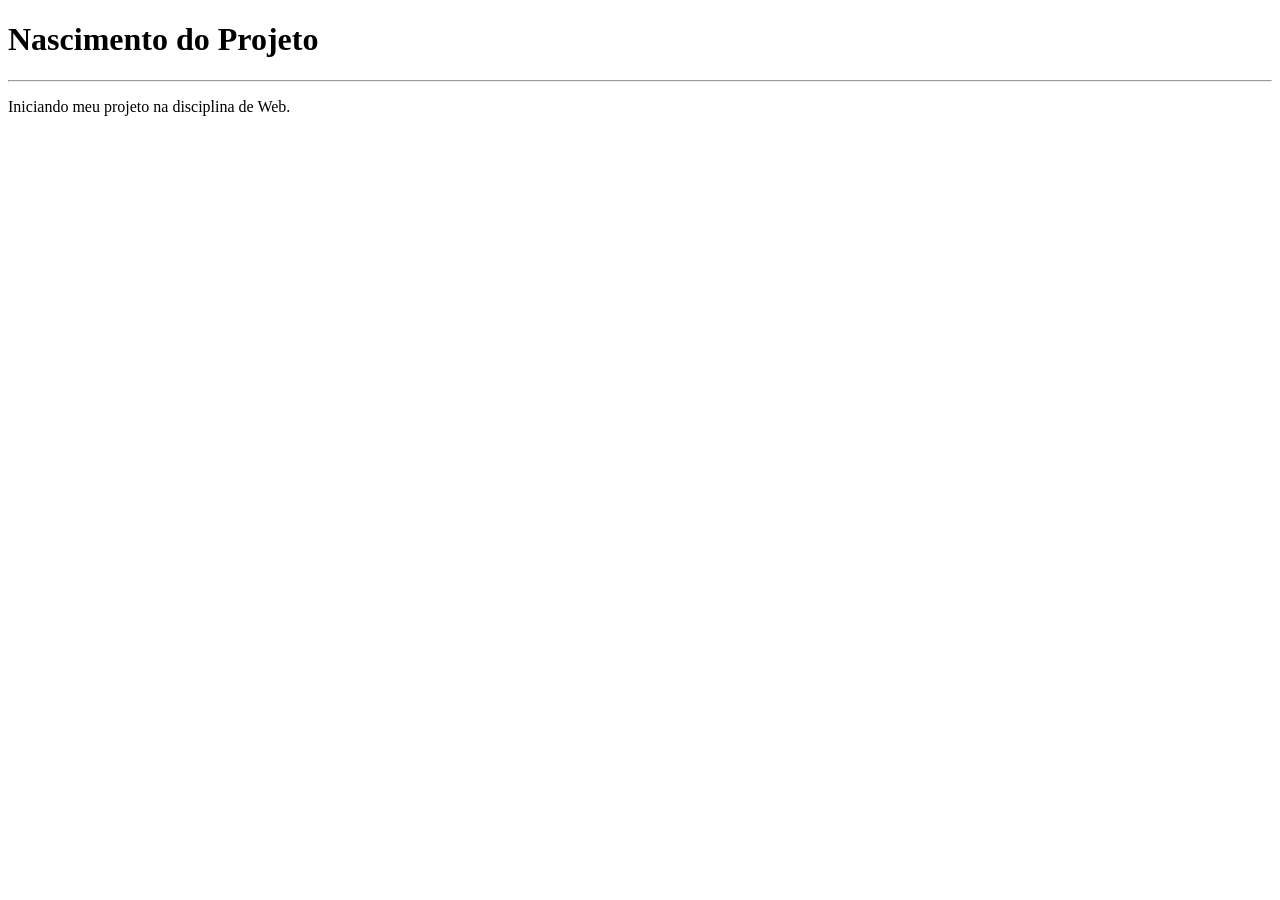
<file: index.html>
<!DOCTYPE html>
<html lang="pt-br">
<head>
    <meta charset="UTF-8">
    <meta name="viewport" content="width=device-width, initial-scale=1.0">
    <title>Nascimento do projeto</title>
</head>
<body>
    <h1>Nascimento do Projeto</h1>
    <hr>

    <p>Iniciando meu projeto na disciplina de Web.</p>

</body>
</html>
</file>
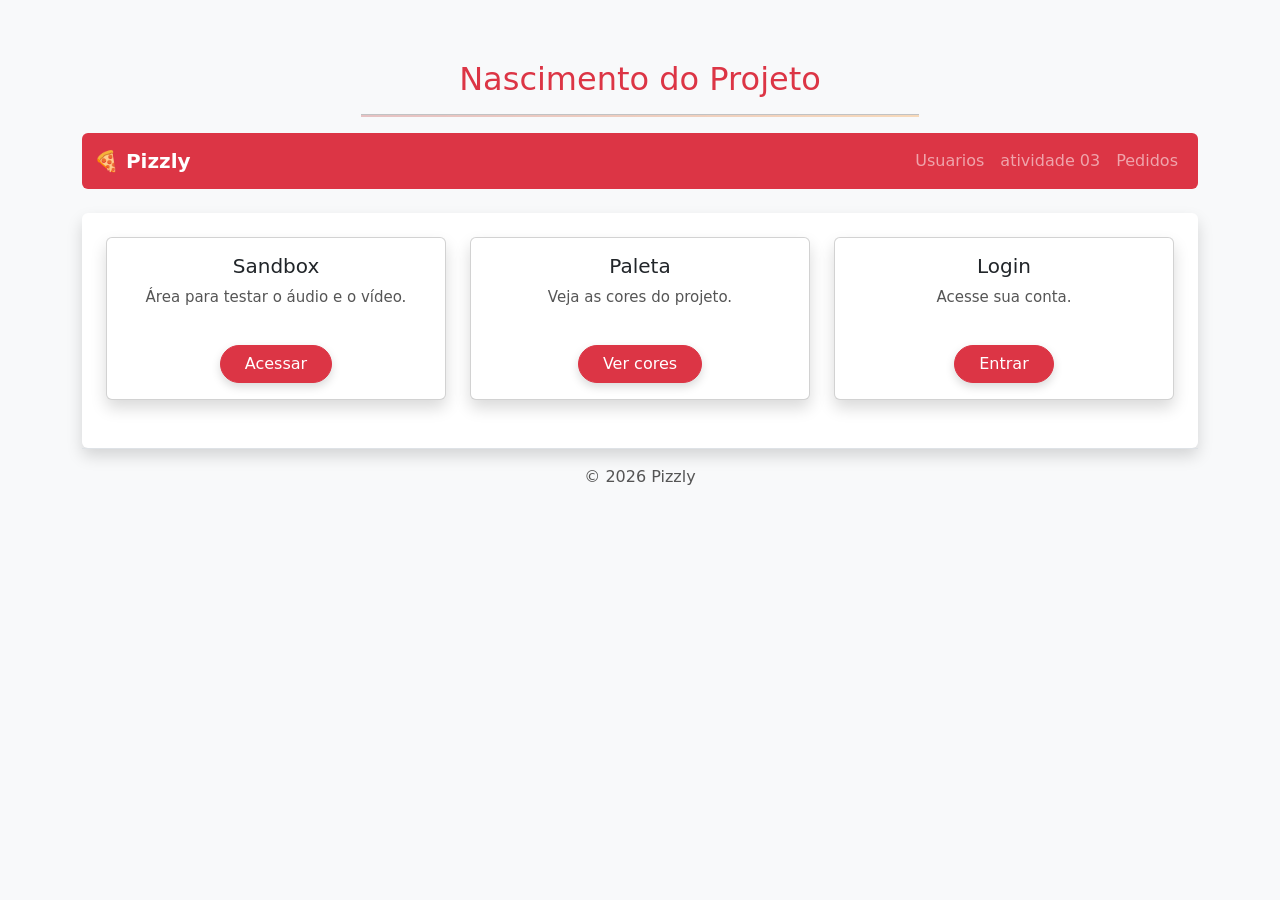
<file: infrastructure/pages/index.html>
<!DOCTYPE html>
<html lang="pt-br">
<head>
    <meta charset="UTF-8">
    <meta name="viewport" content="width=device-width, initial-scale=1.0">
    <title>Nascimento do projeto</title>

    <link rel="stylesheet" href="../assets/css/style.css">

    <!-- adicionando o favicon -->
    <link rel="shortcut icon" href="../assets/images/favicon.png" type="image/x-icon">

    <!-- adicionando bootstrap-->
    <link href="https://cdn.jsdelivr.net/npm/bootstrap@5.3.2/dist/css/bootstrap.min.css" rel="stylesheet">

    <script src="https://cdn.jsdelivr.net/npm/bootstrap@5.3.2/dist/js/bootstrap.bundle.min.js"></script>

</head>

<body class="bg-light">

    <div class="container-lg py-5"> 

        <header class="text-center mb-4">

            <h1 class="text-danger">Nascimento do Projeto</h1>
            <hr class="w-50 mx-auto opacity-25">

            <!-- Navbar -->
            <nav class="navbar navbar-expand-lg navbar-dark bg-danger rounded mb-4">
                <div class="container-fluid">

                    <!-- Nome do projeto -->
                    <a class="navbar-brand fw-bold" href="#">🍕 Pizzly</a>

                    <!-- Botão hambúrguer (mobile) -->
                    <button 
                        class="navbar-toggler" 
                        type="button" 
                        data-bs-toggle="collapse" 
                        data-bs-target="#menuBootstrap"
                    >
                        <span class="navbar-toggler-icon"></span>
                    </button>

                    <!-- Menu -->
                    <div class="collapse navbar-collapse" id="menuBootstrap">
                        <ul class="navbar-nav ms-auto">

                            <li class="nav-item">
                                <a class="nav-link" href="admin.html">
                                    Usuarios
                                </a>
                            </li>

                            <li class="nav-item">
                                <a class="nav-link" href="atividade-3.html">
                                    atividade 03
                                </a>
                            </li>

                            <li class="nav-item">
                                <a class="nav-link" href="pedido.html">
                                    Pedidos
                                </a>
                            </li>

                        </ul>
                    </div>

                </div>
            </nav>

        </header>

        <div class="bg-white p-4 rounded shadow ">
            <main class="row   mb-4  justify-content-center ">
                <div class="col-12 col-md-6 col-lg-4">
                    <div class="card shadow text-center ">
                        <div class="card-body">
                            <h5 class="card-title">Sandbox</h5>
                            <p class="card-text">Área para testar o áudio e o vídeo.</p>
                            <a href="sandbox.html" class="btn btn-danger rounded-pill px-4">Acessar</a>
                        </div>
                    </div>
                </div>
                <div class="col-12 col-md-6 col-lg-4">
                    <div class="card shadow text-center ">
                        <div class="card-body">
                            <h5 class="card-title">Paleta</h5>
                            <p class="card-text">Veja as cores do projeto.</p>
                            <a href="paleta.html" class="btn btn-danger rounded-pill px-4">Ver cores</a>
                        </div>
                    </div>
                </div>
                <div class="col-12 col-md-6 col-lg-4">
                    <div class="card shadow text-center">
                        <div class="card-body">
                            <h5 class="card-title">Login</h5>
                            <p class="card-text">Acesse sua conta.</p>
                            <a href="login.html" class="btn btn-danger rounded-pill px-4">Entrar</a>
                        </div>
                    </div>
                </div>
            </main>
        </div>

        <!-- Footer -->
        <footer class="text-center py-3 border-top mt-auto">
            <p>© 2026 Pizzly</p>
        </footer>

</body>
</html>
</file>
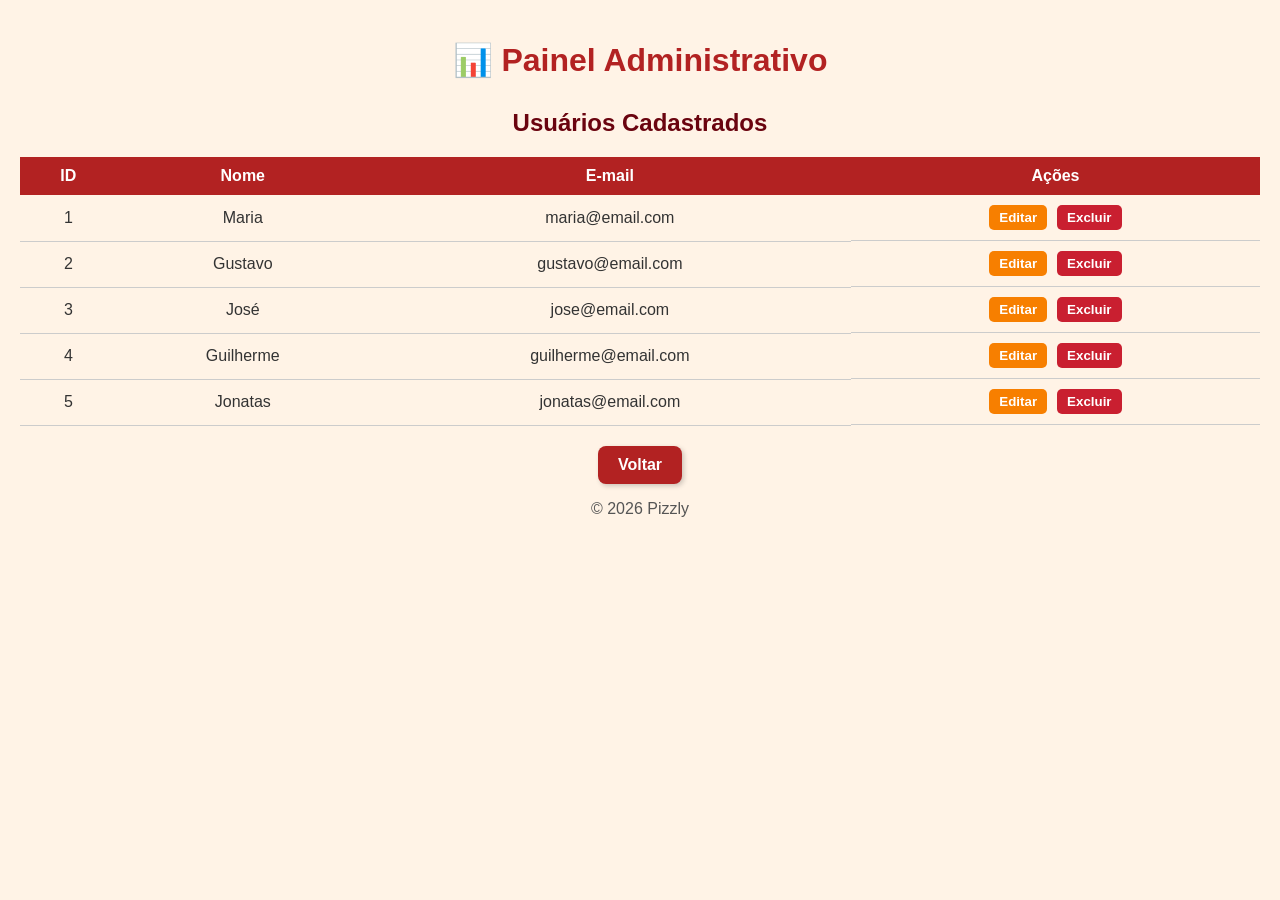
<file: infrastructure/pages/admin.html>
<!DOCTYPE html>
<html lang="pt-br">
<head>
    <meta charset="UTF-8">
    <meta name="viewport" content="width=device-width, initial-scale=1.0">
    <title>Painel Administrativo - Pizzly</title>

    <link rel="stylesheet" href="../assets/css/style.css">
    <link rel="shortcut icon" href="../assets/images/favicon.png" type="image/x-icon">
</head>
<body>

    <div class="container">
        
        <header>
            <h1>📊 Painel Administrativo</h1>
        </header>

        <main>

            <section>

                <h2>Usuários Cadastrados</h2>

                <table class="tabela">

                    <thead>
                        <tr>
                            <th>ID</th>
                            <th>Nome</th>
                            <th>E-mail</th>
                            <th>Ações</th>
                        </tr>
                    </thead>

                    <tbody>    
                        <tr>
                            <td>1</td>
                            <td>Maria</td>
                            <td>maria@email.com</td>
                            <td>
                                <button class="btn-editar">Editar</button>
                                <button class="btn-excluir">Excluir</button>
                            </td>
                        </tr>

                        <tr>
                            <td>2</td>
                            <td>Gustavo</td>
                            <td>gustavo@email.com</td>
                            <td>
                                <button class="btn-editar">Editar</button>
                                <button class="btn-excluir">Excluir</button>
                            </td>
                        </tr>

                        <tr>
                            <td>3</td>
                            <td>José</td>
                            <td>jose@email.com</td>
                            <td>
                                <button class="btn-editar">Editar</button>
                                <button class="btn-excluir">Excluir</button>
                            </td>
                        </tr>

                        <tr>
                            <td>4</td>
                            <td>Guilherme</td>
                            <td>guilherme@email.com</td>
                            <td>
                                <button class="btn-editar">Editar</button>
                                <button class="btn-excluir">Excluir</button>
                            </td>
                        </tr>

                        <tr>
                            <td>5</td>
                            <td>Jonatas</td>
                            <td>jonatas@email.com</td>
                            <td>
                                <button class="btn-editar">Editar</button>
                                <button class="btn-excluir">Excluir</button>
                            </td>
                        </tr>

                    </tbody>

                </table>

            </section>
        </main>

        <footer>
            <a href="index.html" class="btn">Voltar</a>
            <p>© 2026 Pizzly</p>
        </footer>

    </div>
    
</body>
</html>
</file>
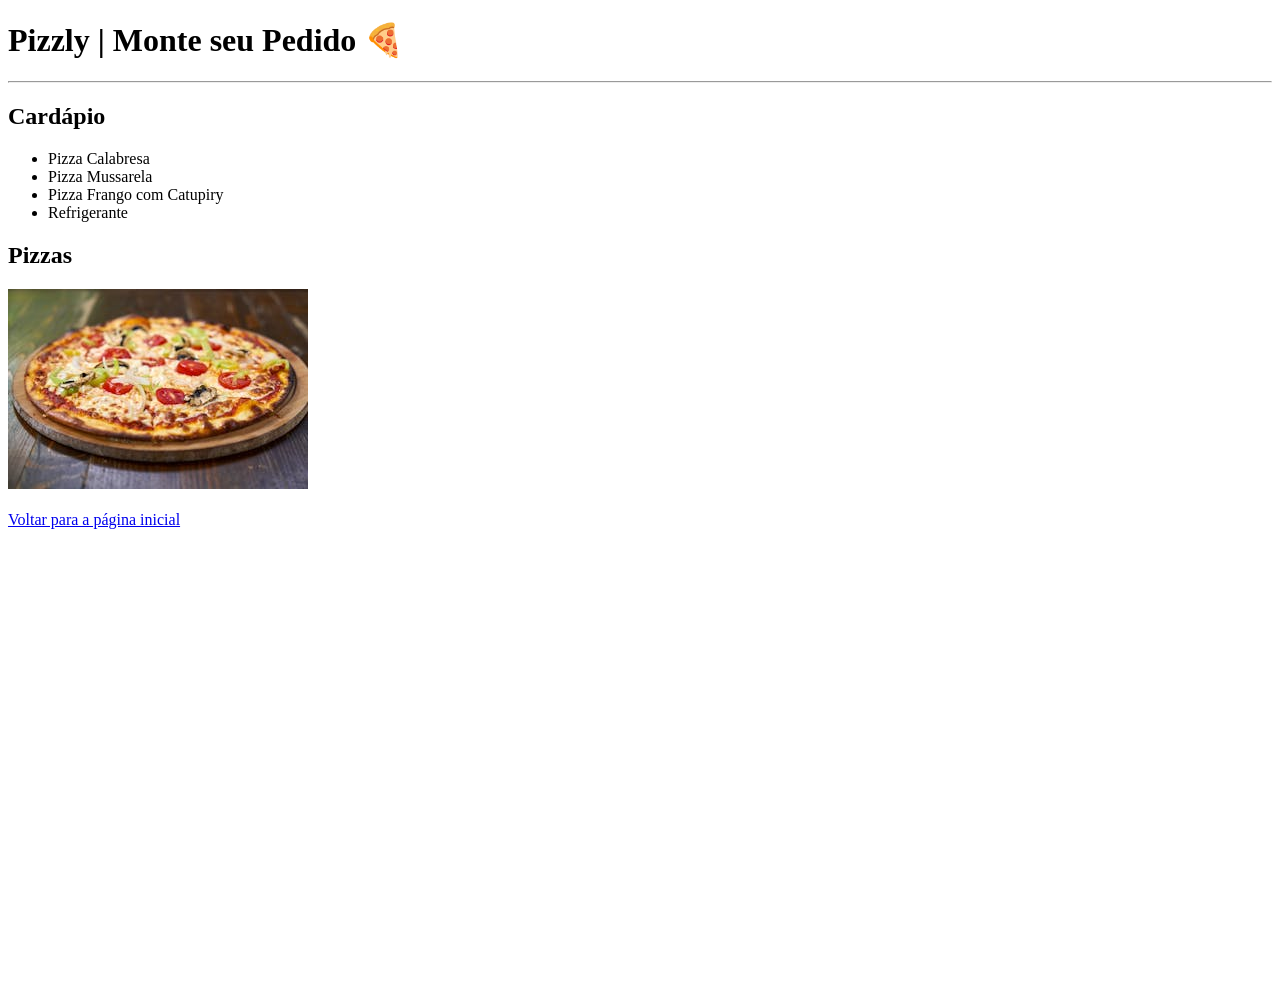
<file: infrastructure/pages/atividade-3.html>
<!DOCTYPE html>
<html lang="pt-br">
<head>
    <meta charset="UTF-8">
    <meta name="viewport" content="width=device-width, initial-scale=1.0">
    <title>Atividade 03</title>

    <link rel="shortcut icon" href="../assets/images/favicon.png" type="image/x-icon">
</head>
<body>

    <h1>Pizzly | Monte seu Pedido 🍕</h1>

    <hr>

    <h2>Cardápio</h2>

    <ul>
        <li>Pizza Calabresa</li>
        <li>Pizza Mussarela</li>
        <li>Pizza Frango com Catupiry</li>
        <li>Refrigerante</li>
    </ul>

    <h2>Pizzas</h2>

    <picture>
        <source media="(max-width: 710px)" srcset="../assets/images/foto-p.jpg" type="image/jpg">
        <source media="(max-width: 1015px)" srcset="../assets/images/foto-m.jpg" type="image/jpg">
        
        <img src="../assets/images/foto-g.jpg" alt="Imagem Dinâmica das Pizzas">
    </picture>

    <br><br>

    <a href="../pages/index.html">Voltar para a página inicial</a>
    
</body>
</html>
</file>
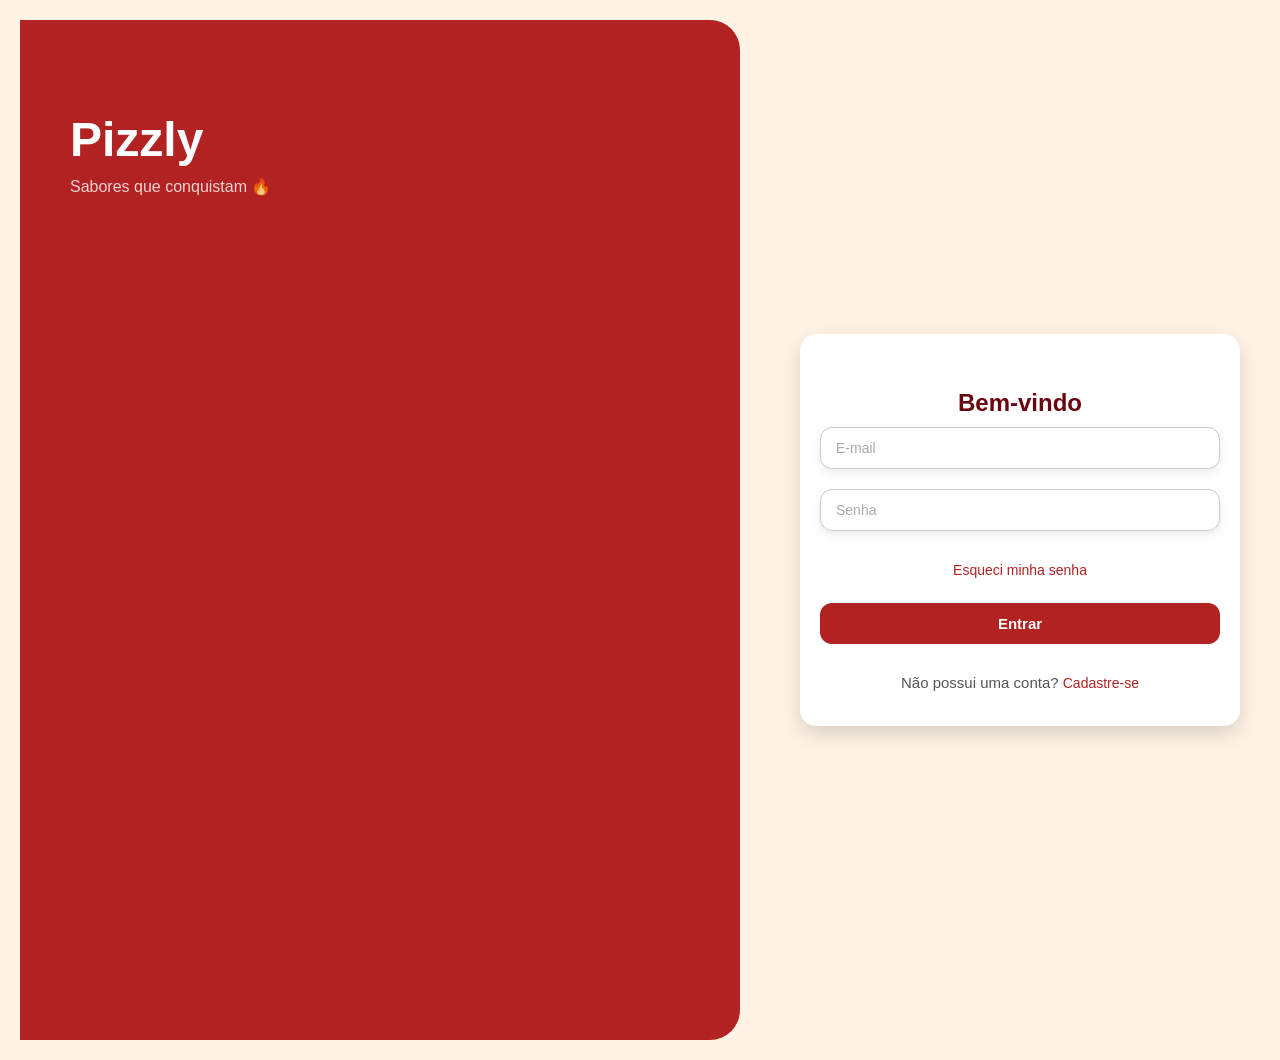
<file: infrastructure/pages/login.html>
<!DOCTYPE html>
<html lang="pt-br">
<head>
    <meta charset="UTF-8">
    <meta name="viewport" content="width=device-width, initial-scale=1.0">
    <title>Login - Pizzly</title>

    <link rel="stylesheet" href="../assets/css/style.css">
    <link rel="shortcut icon" href="../assets/images/favicon.png" type="image/x-icon">
    
</head>
<body>
    <div class="login-container">

        <div class="login-left">
            <h1>Pizzly</h1>
            <p>Sabores que conquistam 🔥</p>
        </div>

        <div class="login-right">
            <div class="login-card">
                <h2>Bem-vindo</h2>
                <form action="admin.html">
                    <input type="email" name="email" placeholder="E-mail" required title="Digite um e-mail válido">
                    
                    <input type="password" name="senha" placeholder="Senha" required minlength="8">
            
                    <p>
                        <a href="#" class="link">Esqueci minha senha</a>
                    </p>
                    
            
                    <button type="submit">Entrar</button>
                    <p>
                        Não possui uma conta?
                        <a href="#" class="link">Cadastre-se</a>
                    </p>
                </form>
            </div>
        </div>

    </div>

    
    
</body>
</html>
</file>
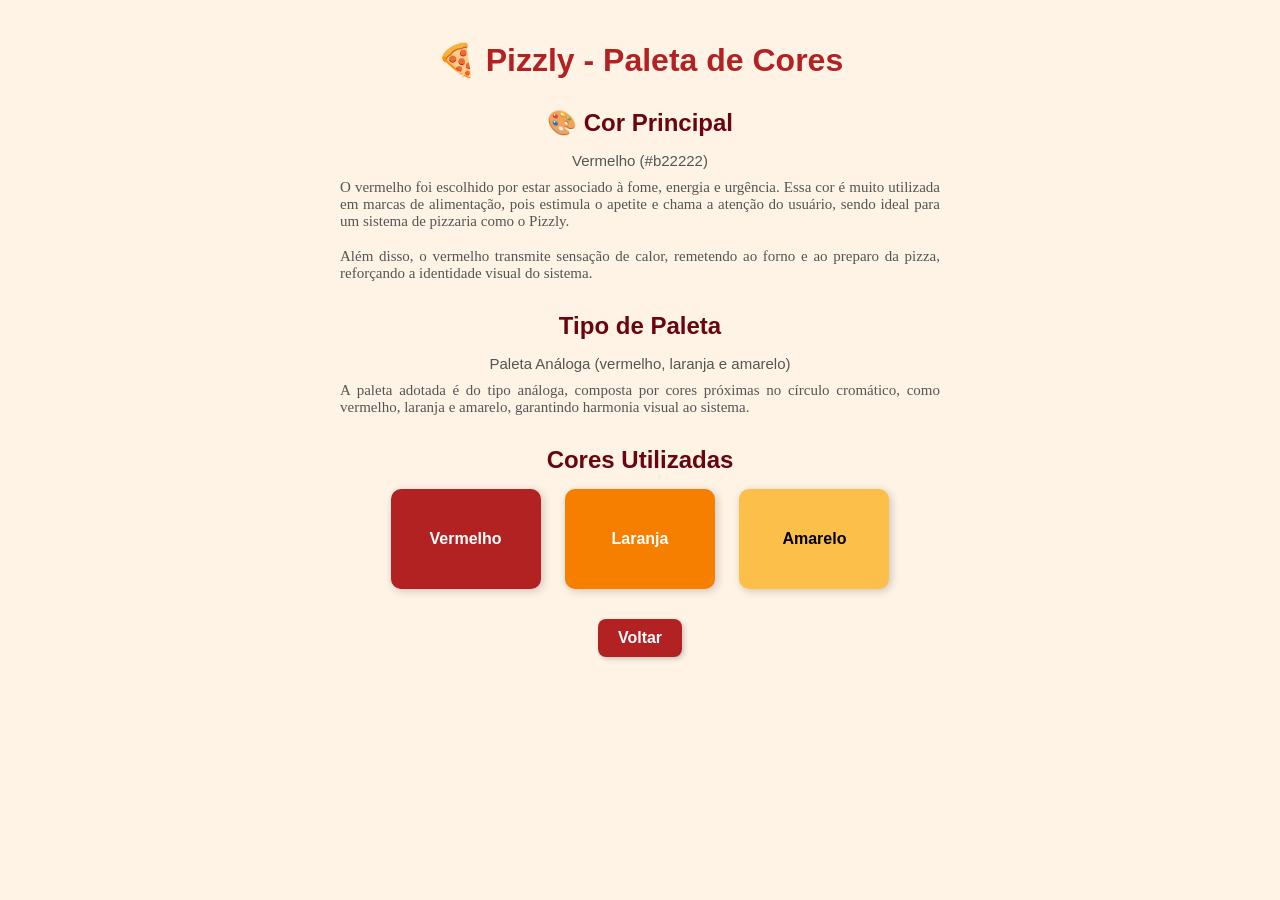
<file: infrastructure/pages/paleta.html>
<!DOCTYPE html>
<html lang="pt-br">
<head>
    <meta charset="UTF-8">
    <meta name="viewport" content="width=device-width, initial-scale=1.0">
    <title>Paleta de Cores - Pizzly</title>
    <link rel="shortcut icon" href="../assets/images/favicon.png" type="image/x-icon">
    <link rel="stylesheet" href="../assets/css/style.css">

    <link href="https://fonts.googleapis.com/css2?family=Poppins:wght@400;600&display=swap" rel="stylesheet"> <!-- fonte -->
</head>
<body>

    <div class="container">

        <header>
            <h1>🍕 Pizzly - Paleta de Cores</h1>

        </header>

        <main>

            <section>

                <h2>🎨 Cor Principal</h2>
                <p>Vermelho (#b22222)</p>

                <p class="texto">
                    O vermelho foi escolhido por estar associado à fome, energia e urgência. Essa cor é muito utilizada em marcas de alimentação, pois estimula o apetite e chama a atenção do usuário, sendo ideal para um sistema de pizzaria como o Pizzly.
                </p>

                <br>

                <p class="texto">
                    Além disso, o vermelho transmite sensação de calor, remetendo ao forno e ao preparo da pizza, reforçando a identidade visual do sistema.
                </p>

            </section>
    
            <section>

                <h2>Tipo de Paleta</h2>

                <p>Paleta Análoga (vermelho, laranja e amarelo)</p>

                <p class="texto">A paleta adotada é do tipo análoga, composta por cores próximas no círculo cromático, como vermelho, laranja e amarelo, garantindo harmonia visual ao sistema.</p>

            </section>

            <section>

                <h2>Cores Utilizadas</h2>

                <div class="cor vermelho">Vermelho</div>
                <div class="cor laranja">Laranja</div>
                <div class="cor amarelo">Amarelo</div>

                <br>

            </section>

        </main>

        <footer>
            <a href="index.html" class="btn">Voltar</a>
        </footer>

    </div>
    
</body>
</html>
</file>
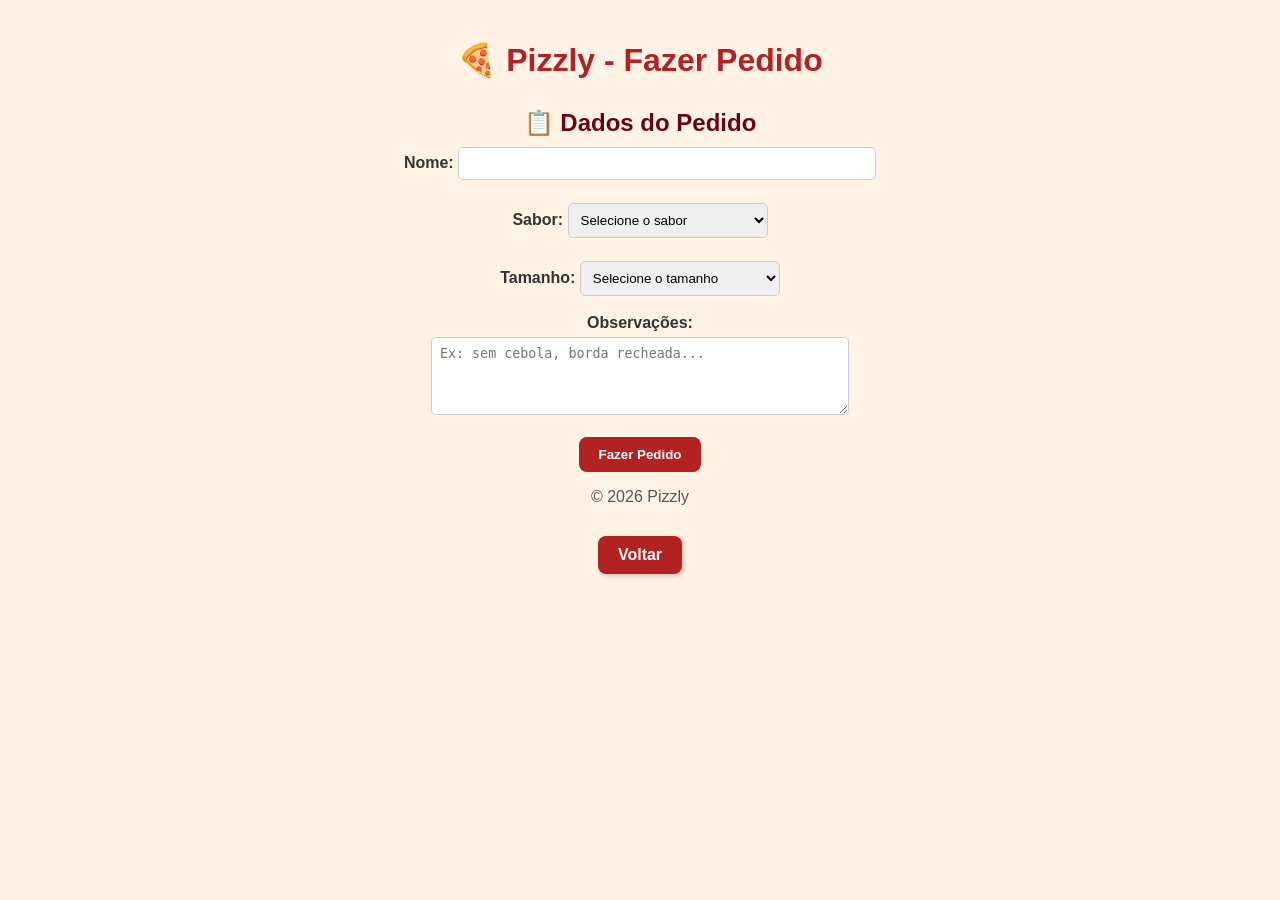
<file: infrastructure/pages/pedido.html>
<!DOCTYPE html>
<html lang="pt-br">
<head>
    <meta charset="UTF-8">
    <meta name="viewport" content="width=device-width, initial-scale=1.0">
    <title>Pedidos</title>
    <link rel="stylesheet" href="../assets/css/style.css">
    <link rel="shortcut icon" href="../assets/images/favicon.png" type="image/x-icon">
</head>

<body>

    <div class="container">

    <header>
        <h1>🍕 Pizzly - Fazer Pedido</h1>
    </header>

    <main>
        <section>

            <h2>📋 Dados do Pedido</h2>
            <form>

                <label>Nome:</label>
                <input type="text" id="nome" name="nome" required>

                <br><br>

                <label>Sabor:</label>
                <select name="pizza" class="select-menor" required>
                    <option disabled selected>Selecione o sabor</option>
                    <option>Calabresa</option>
                    <option>Frango com Catupiry</option>
                    <option>Quatro Queijos</option>
                    <option>Portuguesa</option>
                </select>

                <br><br>

                <label>Tamanho:</label>

                <select name="tamanho" class="select-menor" required>
                    <option disabled selected>Selecione o tamanho</option>
                    <option>P</option>
                    <option>M</option>
                    <option>G</option>
                </select>

                <br><br>

                <label>Observações:</label><br>
                <textarea name="obs" placeholder="Ex: sem cebola, borda recheada..." rows="4"></textarea><!--sem required, não pode ser obrigatória e placeholder com exemplo de observação-->

                <br><br>
                

                <button type="submit">Fazer Pedido</button>

                </form>
        </section>
    </main>

    <footer>
        <p>© 2026 Pizzly</p>
        <a href="index.html" class="btn">Voltar</a>
    </footer>

</div>
    
</body>
</html>
</file>
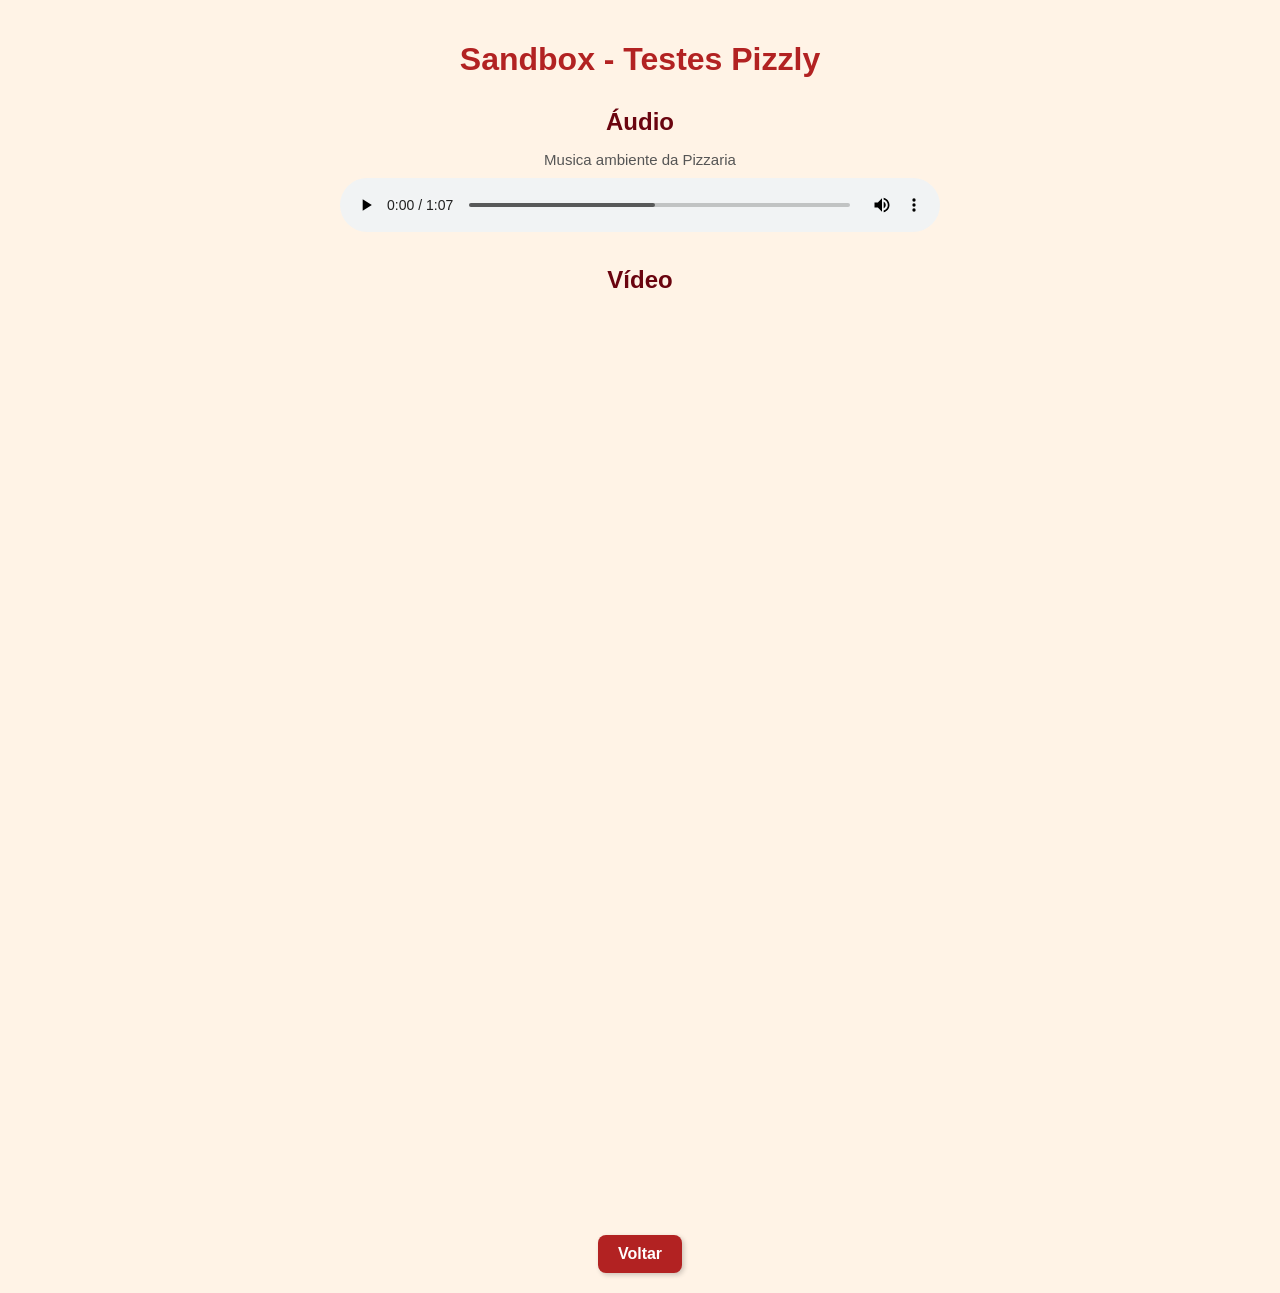
<file: infrastructure/pages/sandbox.html>
<!DOCTYPE html>
<html lang="pt-br">
<head>
    <meta charset="UTF-8">
    <meta name="viewport" content="width=device-width, initial-scale=1.0">
    <title>Pizzly - Sandbox</title>
    <link rel="stylesheet" href="../assets/css/style.css">
    <link rel="shortcut icon" href="../assets/images/favicon.png" type="image/x-icon">
</head>

<body>

    <div class="container">

        <header>
            <h1>Sandbox - Testes Pizzly</h1>
        </header>

        <main>

            <section>

                <!--Adicionando audio-->
                <h2>Áudio</h2>

                <p>Musica ambiente da Pizzaria</p>

                <audio preload="metadata" controls loop>
                    <source src="../assets/audio/pizzaria-ambience.mp3" type="audio/mpeg">
                    Seu navegador não suporta áudio.
                </audio>

            </section>

            <section>

                <!--Adicionando vídeo-->
                <h2>Vídeo</h2>

                <div class="video-container">
                    <iframe width="560" height="315" src="https://www.youtube.com/embed/YbqzbepjuK4?si=mF2PxB_l4Mmds5ZB" title="YouTube video player" frameborder="0" allow="accelerometer; autoplay; clipboard-write; encrypted-media; gyroscope; picture-in-picture; web-share" referrerpolicy="strict-origin-when-cross-origin" allowfullscreen></iframe>
                </div>

                <br>

            </section>

        </main>

        <footer>
            <a href="index.html" class="btn">Voltar</a>
        </footer>

    </div>

</body>
</html>
</file>
<file: infrastructure/assets/css/style.css>
body{
    font-family: 'Roboto', Arial, sans-serif;
    background-color: #fff3e6;
    color: #333;
    text-align: center;
    padding: 12px;
}

header h1 {
    font-size: 22px;
}

nav#menu ul {
    display: flex;
    flex-direction: column; /* agora os botões ficam em coluna */
    gap: 10px;              /* espaço entre os botões */
    padding: 0;
    margin: 0 auto;
    justify-content: center;
    align-items: center;
}


/* Container principal da página (centraliza o conteúdo e cria um layout organizado) */


h1 {
    color: #b22222;
    margin-bottom: 10px;

}

h2{
    color: #6a040f;
    margin-top: 30px; /* pra criar espaço entre seções */
    margin-bottom: 5px;
}


p{
    font-size: 15px;
    color: #555;
    margin-bottom: 10px;
}

.texto {
    max-width: 600px;
    margin: 0 auto;
    text-align: justify;
    font-family: Georgia, 'Times New Roman', Times, serif;
}

hr {
    width: 60%;
    margin: 30px auto;
    border: none;
    height: 3px;
    background: linear-gradient(to right, #b22222, #f77f00);
}

.btn {
    display: inline-block;
    margin-top: 20px;
    padding: 10px 20px;
    background-color: #b22222;
    color: white;
    text-decoration: none;
    border-radius: 8px;
    font-weight: bold;
    transition: 0.3s; /* suaviza a animação do botão */
    box-shadow: 2px 2px 5px rgba(0,0,0,0.2); /* sombra leve para dar profundidade */
}

.btn:hover {
    background-color: #8b1a1a;
    transform: scale(1.05); /* aqui um leve aumento ao passar o mouse */
}

/* Classes para mostrar as cores da paleta */
.cor {
    width: 150px;
    height: 100px;
    display: inline-block; /*os quadrados ficarem  lado a lado*/
    margin: 10px;
    color: white;
    font-weight: bold;
    text-align: center;
    line-height: 100px;
    border-radius: 10px;
    box-shadow: 2px 2px 8px rgba(0,0,0,0.2);
    transition: 0.3s;
}

.cor:hover {
    transform: scale(1.05);
}

.vermelho {
    background-color: #b22222;
}

.laranja {
    background-color: #f77f00;
}

.amarelo {
    background-color: #fcbf49;
    color: black; /* melhor contraste */
}

/* aqui os Inputs, selects e textarea */
input, select, textarea {
    padding: 8px;
    margin-top: 5px;
    width: 80%;
    max-width: 400px;
    border-radius: 5px;
    border: 1px solid #ccc;
}

.select-menor{
    width: 200px;
}

label {
    font-weight: bold;
}

/* Botão */
button {
    background-color: #b22222;
    color: white;
    padding: 10px 20px;
    border: none;
    border-radius: 8px;
    font-weight: bold;
    cursor: pointer;
    transition: 0.3s;
}

button:hover {
    background-color: #8b1a1a;
    transform: scale(1.05);
}

nav#menu ul {
    list-style: none;
    padding: 0;
    display: flex;          /* transforma os itens em linha */
    flex-wrap: wrap;        /* permite quebrar para a linha seguinte se não couber */
    justify-content: center;
    gap: 10px;              /* aqui espaço entre os botões */
}

nav#menu li {
    margin: 0;
}

nav#menu a {
    display: inline-block; 
    text-decoration: none;
    background-color: #b22222;
    color: white;
    padding: 10px 20px;
    border-radius: 20px;
    transition: 0.3s;
    white-space: nowrap; /* evita que o texto quebre no meio */
}

nav#menu a:hover {
    background-color: #8b1a1a;
    transform: scale(1.05);
}

audio { 
    width: 100%; /* vai ocupar todo o container */
    max-width: 600px; /*para não ficar gigante */
}


.video-container {
    position: relative; /*faz referencia para o frame*/
    padding-bottom: 56.25%;
    height: 0;
    overflow: hidden; /*pro video n "vazar"* do conteiner*/
    min-height: 200px; /*para o botão do youtube ficar visivel mesmo em telas pequenas*/
}

.video-container iframe {
    position: absolute; /* agora é o posicionamento em relação ao conteiner*/
    top: 0;
    left: 0;
    width: 100%;
    height: 100%;
}

.logo h1 {
    color: #b22222;
    font-size: 32px;
    margin-bottom: 5px;
}



.tabela {
    width: 100%;
    border-collapse: collapse;
    margin-top: 20px;
}

.tabela th {
    background-color: #b22222;
    color: white;
    padding: 10px;
}

.tabela td {
    padding: 10px;
    border-bottom: 1px solid #ccc;
    vertical-align: middle;
}

/*aqui vai pegar só a ultima celula de cada linha, q é justamente onde estão os botoes de editar e excluir*/
.tabela td:last-child {
    display: flex;
    flex-wrap: wrap; /*quebrar linahs se n couber*/
    gap: 5px; /*é aqui q tem o espaçamento entre eles*/
    justify-content: center;
}

.tabela tr:hover {
    background-color: #f5f5f5;
}


/*aqui os botões da tabela*/

.btn-editar {
    background-color: #f77f00;
    color: white;
    border: none;
    padding: 5px 10px;
    border-radius: 5px;
    margin-right: 5px;
    cursor: pointer;
}

.btn-excluir {
    background-color: #c91f30;
    color: white;
    border: none;
    padding: 5px 10px;
    border-radius: 5px;
    cursor: pointer;
}

.btn-editar:hover {
    background-color: #d66c00;
}

.btn-excluir:hover {
    background-color: #4a020a;
}

.link {
    color: #b22222;
    text-decoration: none;
    font-size: 14px;
}

.link:hover {
    text-decoration: underline;
}


.login-container {
    display: flex;
    min-height: 100vh;
    flex-direction: column;
    justify-content: flex-start;
    
}

.login-left {
    background: none;
    color: #b22222;
    display: flex;
    flex-direction: column;
    justify-content: flex-start;
    align-items: center;
    text-align: center;
    padding: 20px 20px 10px 20px;
    border-radius: 0 30px 30px 0;
    
}

.login-left h1 {
    font-size: 36px;
    margin-bottom: 10px;
    color: #b22222;
}

.login-left p {
    font-size: 16px;
    margin-top: 0;
    margin-bottom: 10px;
    color: #555
}


.login-right {
    display: flex;
    justify-content: center;
    align-items: center;
}


.login-card {
    background-color: white;
    padding: 25px 20px;
    border-radius: 16px;
    box-shadow: 0px 8px 20px rgba(0,0,0,0.15);
    width: 90%;
    max-width: 340px;
    transition: 0.3s;
    align-items: center;
}


.login-card form {
    display: flex;
    flex-direction: column;
    gap: 15px; /*vai criar o espaçamento automatico*/
}

/* inputs ocupando largura total */
.login-card input {
    width: 100%;
    padding: 12px 15px;
    border-radius: 12px;
    border: 1px solid #ccc;
    font-size: 14px;
    box-shadow: 0 4px 10px rgba(0,0,0,0.08);
    transition: 0.3s;
    box-sizing: border-box;
}

.login-card input:focus {
    border-color: #b22222;
    outline: none;
    box-shadow: 0 4px 12px rgba(0,0,0,0.15);
}

.login-card input::placeholder {
    color: #aaa;
}

input:focus:invalid {
    border: 2px solid rgb(255, 22, 22);
}

input:focus:valid {
    border: 2px solid rgb(0, 255, 0);
}



/* botão ocupando largura total */
.login-card button {
    width: 100%;
    padding: 12px;
    border-radius: 12px;
    background-color: #b22222;
    color: white;
    font-weight: bold;
    font-size: 15px;
    transition: 0.3s;
}

.login-card button:hover {
    background-color: #8b1a1a;
}

.login-card:hover {
    transform: translateY(-5px);
    transition: 0.3s;
}



/* TABLET 601px a 1024px */
@media (min-width: 601px) and (max-width: 1024px) {

    header h1 {
        font-size: 26px;
    }
    nav#menu ul {
        flex-direction: row; /* volta pra linha */
        justify-content: center;
        gap: 12px;
    }

    main {
        width: 92%;
        margin: 2rem auto;
        gap: 1.5rem;
    }
    footer p {
        font-size: 0.95rem;
    }

    .login-container {
        flex-direction: column;
        align-items: center;
        justify-content: center;
        min-height: auto;
    }

    .login-left {
        background: none; /* remove o fundo vermelho */
        color: #b22222;
        padding: 0;
        margin-bottom: 5px;
        text-align: center;
        align-items: center;
    }

    /* Só ajusta tamanhos */
    .login-left h1 {
        color: #b22222;
        font-size: 40px;
    }

    .login-left p {
        color: #555;
        font-size: 17px;
    }

    .login-right {
        width: 95%; /* um pouco maior que mobile */
        max-width: 420px;
    }

    .login-card {
        max-width: 380px;
        width: 100%;
    }
}


/* DESKTOP acima de 1025px */
@media (min-width: 1025px) {

    header h1 {
        font-size: 32px;
    }
    nav#menu ul {
        gap: 20px;
        flex-direction: row; /* continua em linha */
        justify-content: center;
    }

    footer p {
        font-size: 1rem;
    }

    .login-container {
        flex-direction: row; /* lado a lado */
        align-items: center; /* alinhamento normal */
        min-height: 100vh; /* ocupa toda altura da tela */
        gap: 40px;
    }

    .login-left {
        width: 50%;
        min-height: 100vh;
        background-color: #b22222; /* mantém o fundo vermelho */
        color: white;
        padding: 60px 50px; /* espaçamento interno maior */
        border-radius: 0 30px 30px 0;
        text-align: left;
        display: flex;
        align-items: flex-start;
    }

    .login-left h1 {
        font-size: 48px; /* tamanho original */
        margin-bottom: 10px;
        color: white;
    }

    .login-left p {
        font-size: 16px; /* tamanho original do parágrafo */
        color: rgba(255,255,255,0.8);
        margin-bottom: 10px;
    }

    .login-right {
        flex: 1;
        display: flex;
        justify-content: center;
        align-items: center;
        
    }

    .login-card {
        max-width: 400px; /* volta ao tamanho original */
        width: 100%;
    }
}

/* Animação de hover nos cards */
.card {
    transition: 0.3s ease;
    border-radius: 12px; /* mantém cantos arredondados */
}

.card:hover {
    transform: translateY(-8px); /* sobe o card */
    box-shadow: 0px 12px 25px rgba(0,0,0,0.2); 
}


.btn-danger {
    transition: 0.3s ease; /* suaviza a animação */
    box-shadow: 0 4px 10px rgba(0,0,0,0.15); 
}

.btn-danger:hover {
    transform: scale(1.05); /* aumenta levemente */
    box-shadow: 0 8px 20px rgba(0,0,0,0.25);
}
</file>
